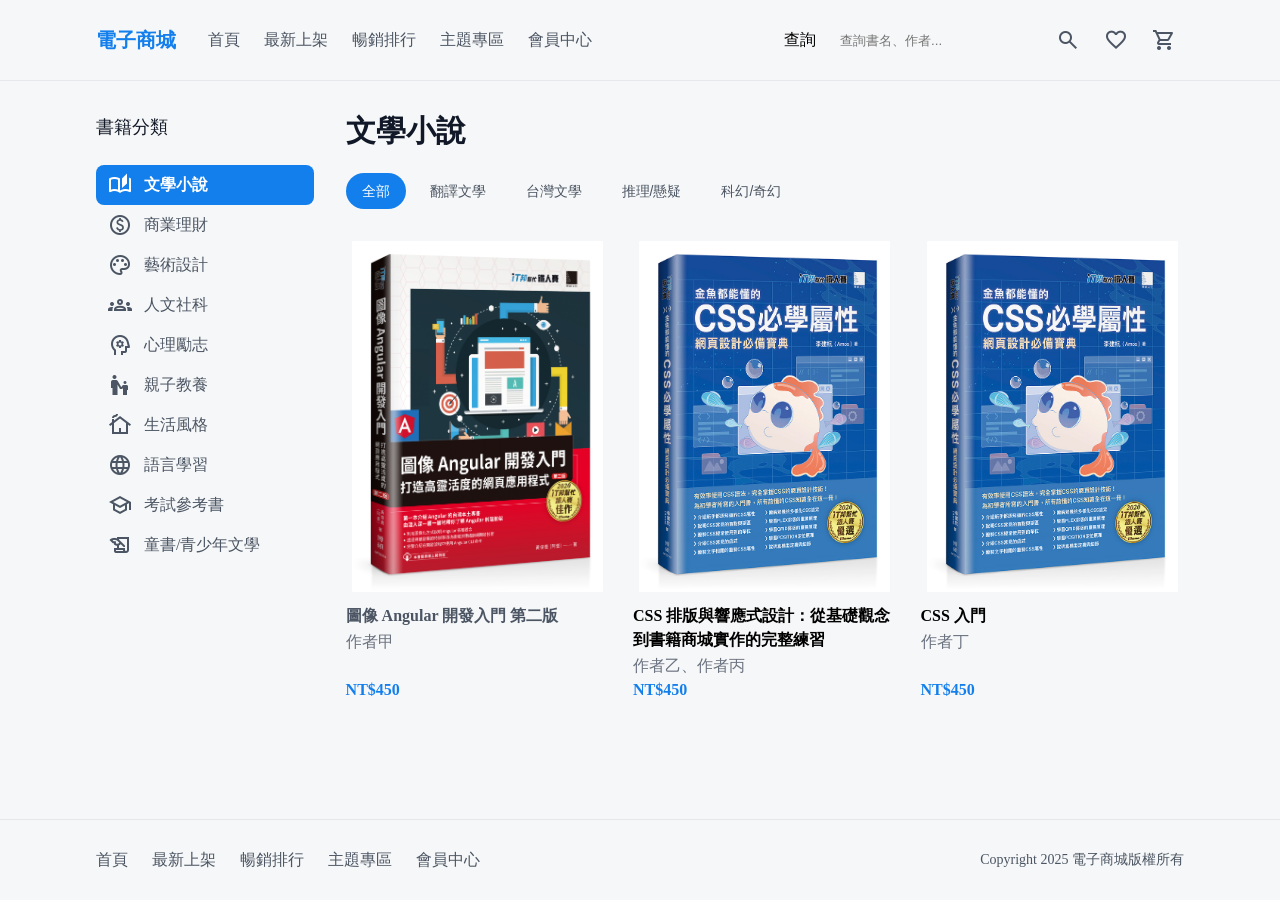
<file: src/index.html>
<!doctype html>
<html lang="zh-Hant">
  <head>
    <meta charset="UTF-8" />
    <meta name="viewport" content="width=device-width, initial-scale=1.0" />
    <title>電子商城</title>
    <link rel="stylesheet" href="style.min.css" />
    <link href="https://fonts.googleapis.com/css2?family=Material+Symbols+Outlined" rel="stylesheet" />
  </head>
  <body>
    <section>
      <header>
        <div class="container">
          <div class="header-inner">
            <div class="header-brand">
              <h3 class="site-title">電子商城</h3>
              <nav>
                <a href="#">首頁</a>
                <a href="#">最新上架</a>
                <a href="#">暢銷排行</a>
                <a href="#">主題專區</a>
                <a href="#">會員中心</a>
              </nav>
            </div>
            <div class="header-actions">
              <label for="book-search">查詢</label>
              <div class="search">
                <input id="book-search" placeholder="查詢書名、作者..." />
                <button type="button" aria-label="搜尋">
                  <span class="material-symbols-outlined" aria-hidden="true">search</span>
                </button>
              </div>
              <button type="button" aria-label="我的最愛">
                <span class="material-symbols-outlined" aria-hidden="true">favorite</span>
              </button>
              <button type="button" aria-label="購物車">
                <span class="material-symbols-outlined" aria-hidden="true">shopping_cart</span>
              </button>
            </div>
          </div>
        </div>
      </header>
      <div class="main">
        <div class="container">
          <div class="content-layout">
            <aside class="category-sidebar">
              <h2 id="category-title">書籍分類</h2>
              <nav class="category-nav" aria-labelledby="category-title">
                <a href="#" class="active" aria-current="true">
                  <span class="material-symbols-outlined" aria-hidden="true">auto_stories</span>
                  <span>文學小說</span>
                </a>
                <a href="#">
                  <span class="material-symbols-outlined" aria-hidden="true">paid</span>
                  <span>商業理財</span>
                </a>
                <a href="#">
                  <span class="material-symbols-outlined" aria-hidden="true">palette</span>
                  <span>藝術設計</span>
                </a>
                <a href="#">
                  <span class="material-symbols-outlined" aria-hidden="true">groups</span>
                  <span>人文社科</span>
                </a>
                <a href="#">
                  <span class="material-symbols-outlined" aria-hidden="true">psychology</span>
                  <span>心理勵志</span>
                </a>
                <a href="#">
                  <span class="material-symbols-outlined" aria-hidden="true">escalator_warning</span>
                  <span>親子教養</span>
                </a>
                <a href="#">
                  <span class="material-symbols-outlined" aria-hidden="true">cottage</span>
                  <span>生活風格</span>
                </a>
                <a href="#">
                  <span class="material-symbols-outlined" aria-hidden="true">language</span>
                  <span>語言學習</span>
                </a>
                <a href="#">
                  <span class="material-symbols-outlined" aria-hidden="true">school</span>
                  <span>考試參考書</span>
                </a>
                <a href="#">
                  <span class="material-symbols-outlined" aria-hidden="true">history_edu</span>
                  <span>童書/青少年文學</span>
                </a>
              </nav>
            </aside>
            <main class="book-main">
              <h1>文學小說</h1>
              <div class="mobile-tools">
                <label for="mobile-search">書名或作者</label>
                <input id="mobile-search" type="search" placeholder="輸入書名或作者" />
                <details>
                  <summary>書籍分類</summary>
                  <nav aria-label="手機書籍分類">
                    <a href="#" aria-current="true">文學小說</a>
                    <a href="#">商業理財</a>
                    <a href="#">藝術設計</a>
                    <a href="#">人文社科</a>
                    <a href="#">心理勵志</a>
                    <a href="#">親子教養</a>
                    <a href="#">生活風格</a>
                    <a href="#">語言學習</a>
                    <a href="#">考試參考書</a>
                    <a href="#">童書/青少年文學</a>
                  </nav>
                </details>
              </div>
              <div class="tag">
                <button type="button" class="selected">全部</button>
                <button type="button">翻譯文學</button>
                <button type="button">台灣文學</button>
                <button type="button">推理/懸疑</button>
                <button type="button">科幻/奇幻</button>
              </div>
              <div class="books">
                <div>
                  <img src="./assets/images/angular.jpg" alt="圖像 Angular 開發入門第二版封面" />
                  <h4><a href="./book.html">圖像 Angular 開發入門 第二版</a></h4>
                  <span>作者甲</span>
                  <span>NT$450</span>
                </div>
                <div>
                  <img src="./assets/images/css.jpg" alt="CSS 書籍封面" />
                  <h4>CSS 排版與響應式設計：從基礎觀念到書籍商城實作的完整練習</h4>
                  <span>作者乙、作者丙</span>
                  <span>NT$450</span>
                </div>
                <div>
                  <img src="./assets/images/css.jpg" alt="CSS 書籍封面" />
                  <h4>CSS 入門</h4>
                  <span>作者丁</span>
                  <span>NT$450</span>
                </div>
              </div>
            </main>
          </div>
        </div>
      </div>
      <footer>
        <div class="container">
          <div class="footer-inner">
            <nav class="footer-nav" aria-label="頁尾導覽">
              <a href="#">首頁</a>
              <a href="#">最新上架</a>
              <a href="#">暢銷排行</a>
              <a href="#">主題專區</a>
              <a href="#">會員中心</a>
            </nav>
            <p>Copyright 2025 電子商城版權所有</p>
          </div>
        </div>
      </footer>
    </section>
  </body>
</html>
</file>
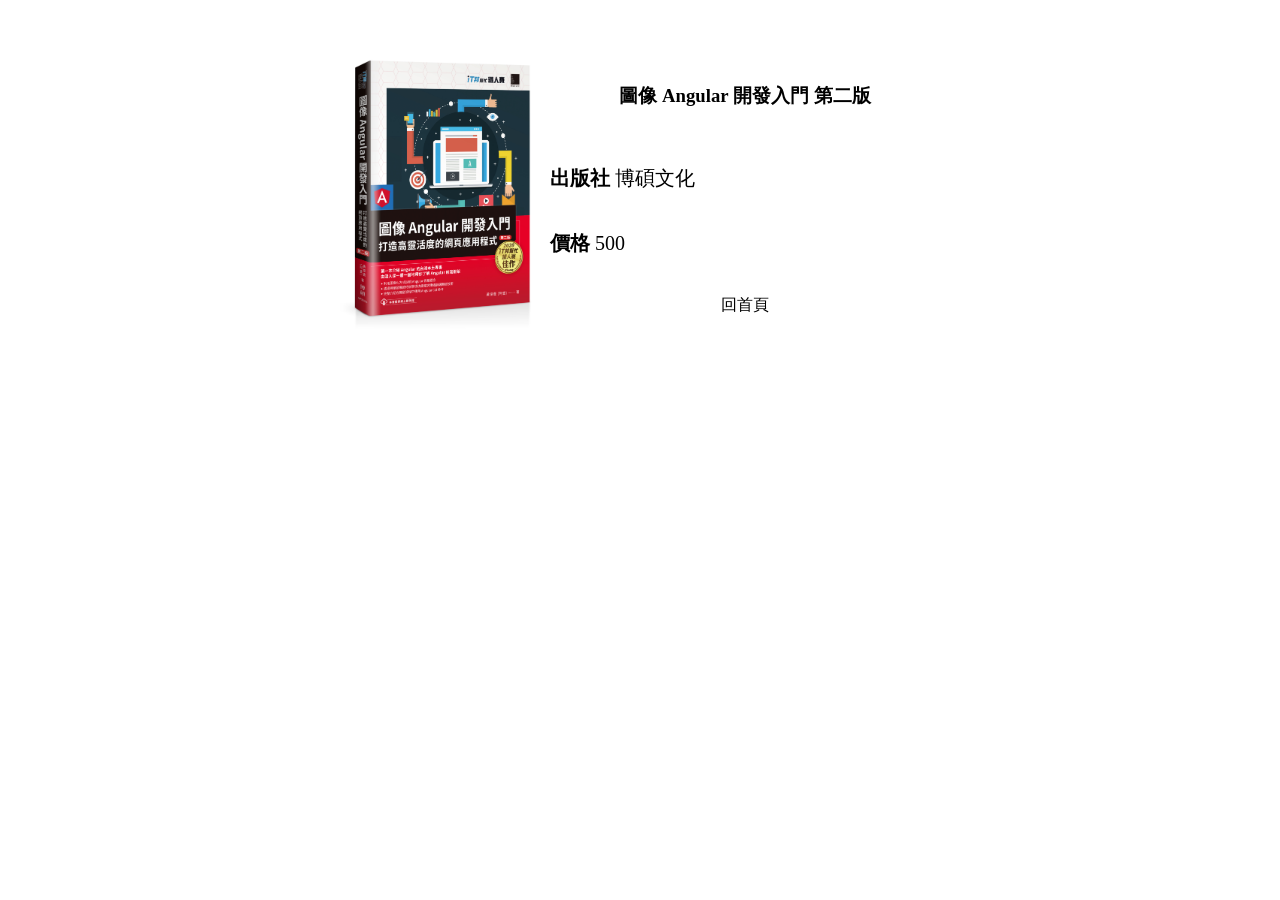
<file: src/angular.html>
<!doctype html>
<html lang="en">
  <head>
    <meta charset="UTF-8" />
    <meta name="viewport" content="width=device-width, initial-scale=1.0" />
    <title>圖像 Angular 開發入門 第二版</title>
    <link rel="stylesheet" href="angular.css" />
  </head>
  <body>
    <section class="container">
      <img src="./assets/images/angular.jpg" alt="" />
      <h3>圖像 Angular 開發入門 第二版</h3>
      <div class="column">
        <strong>出版社</strong>
        <span>博碩文化</span>
      </div>
      <div class="column">
        <strong>價格</strong>
        <span>500</span>
      </div>
      <div class="toolbar">
        <a href="./index.html">回首頁</a>
      </div>
    </section>
  </body>
</html>
</file>
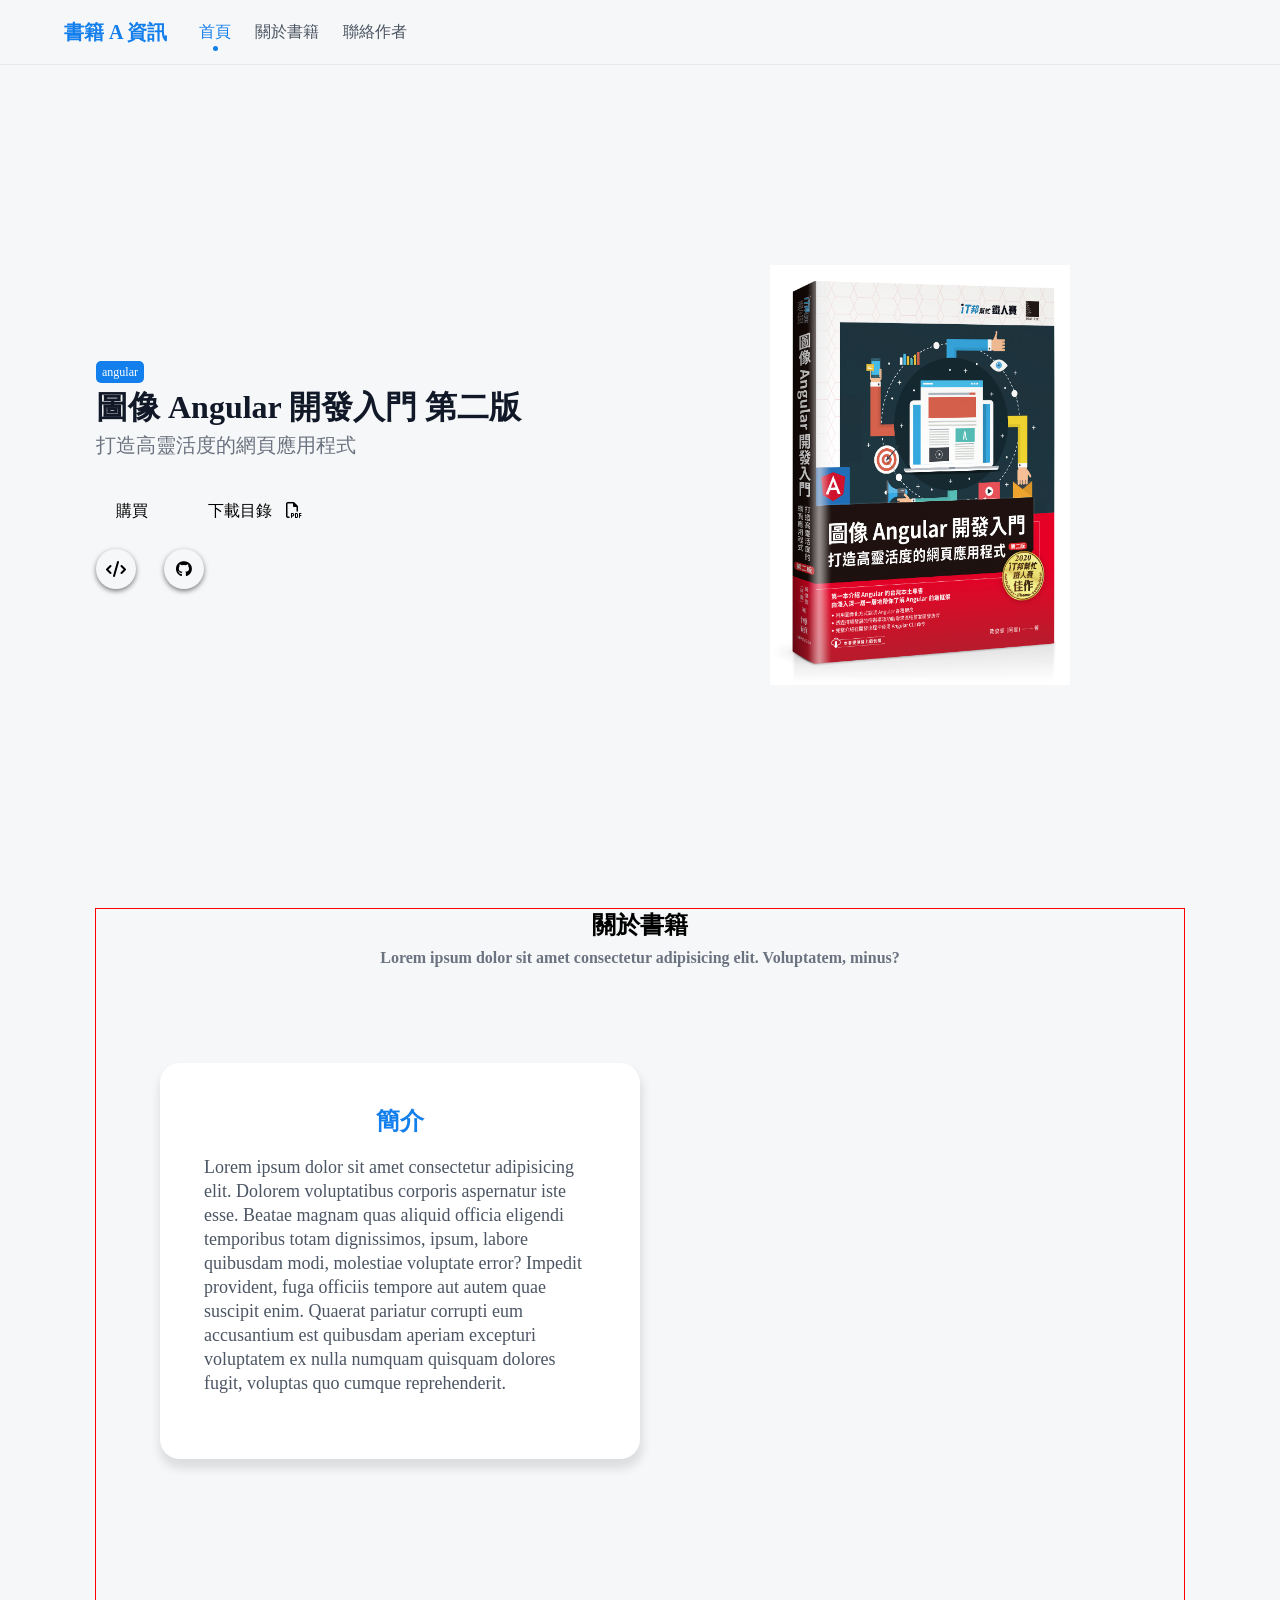
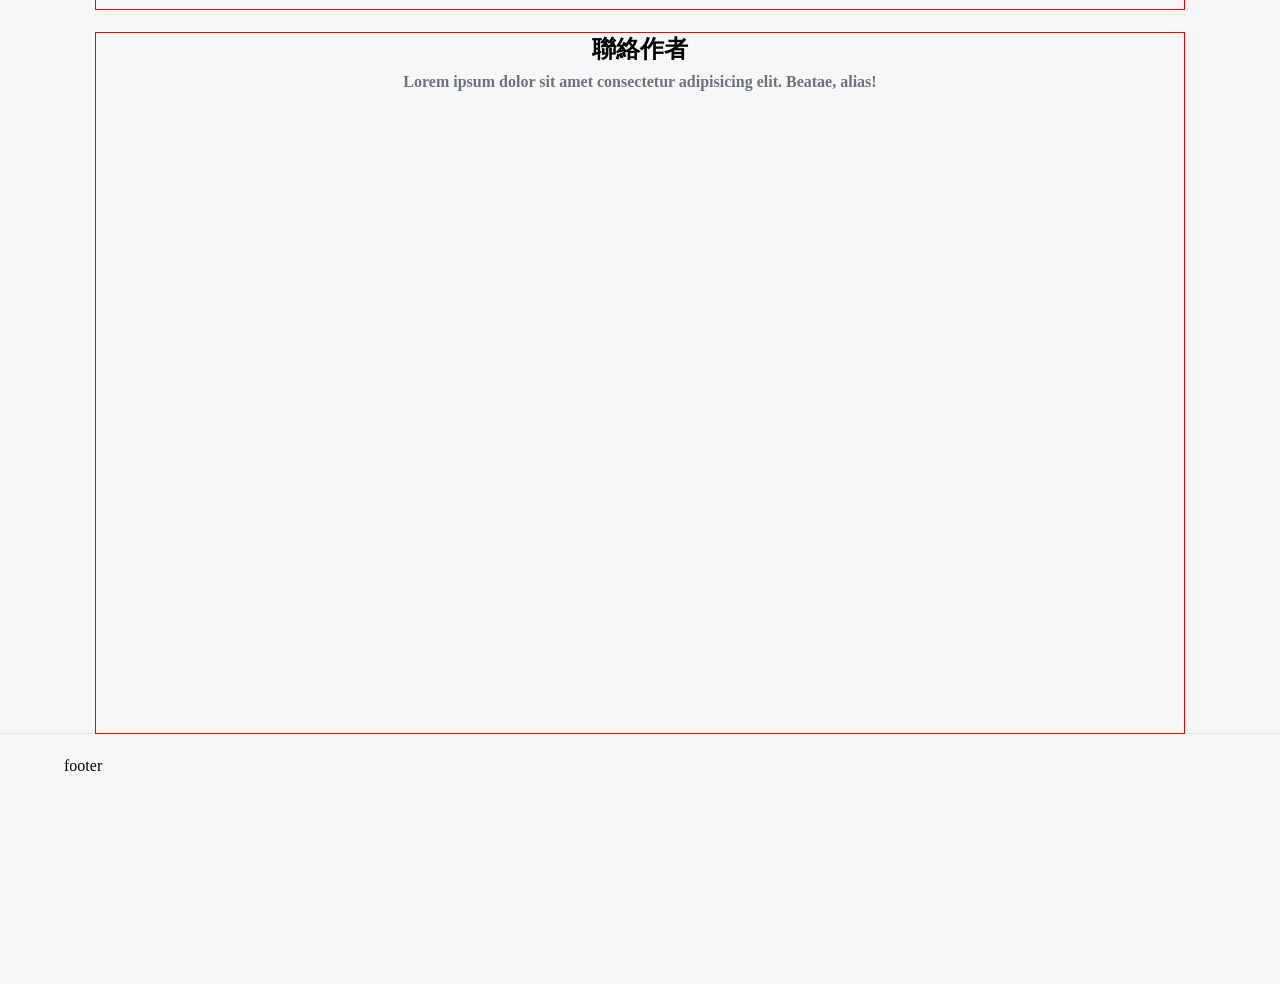
<file: src/book.html>
<!doctype html>
<html lang="zh-Hant">
  <head>
    <meta charset="UTF-8" />
    <meta name="viewport" content="width=device-width, initial-scale=1.0" />
    <title>書籍 A 資訊</title>
    <link rel="stylesheet" href="book.min.css" />
    <link rel="stylesheet" href="https://cdnjs.cloudflare.com/ajax/libs/font-awesome/6.6.0/css/all.min.css" />
  </head>
  <body>
    <section>
      <header>
        <div class="container">
          <div>
            <strong class="book-brand">書籍 A 資訊</strong>
            <nav aria-label="書籍頁導覽">
              <a href="#home" class="active">首頁</a>
              <a href="#book">關於書籍</a>
              <a href="#contact">聯絡作者</a>
            </nav>
          </div>
        </div>
      </header>
      <main class="wrapper">
        <div id="home" class="home">
          <div class="text">
            <span>angular</span>
            <h3>圖像 Angular 開發入門 第二版</h3>
            <strong>打造高靈活度的網頁應用程式</strong>
            <div class="button">
              <button type="button">購買</button>
              <button type="button">下載目錄 <i class="fa-regular fa-file-pdf"></i></button>
            </div>
            <div class="icons">
              <div class="icon"><i class="fa-solid fa-code"></i></div>
              <div class="icon"><i class="fa-brands fa-github"></i></div>
            </div>
          </div>
          <div class="image">
            <img src="./assets/images/angular.jpg" alt="" srcset="" />
          </div>
        </div>
        <div id="book" class="page">
          <div class="title">
            <h2>關於書籍</h2>
            <strong>Lorem ipsum dolor sit amet consectetur adipisicing elit. Voluptatem, minus?</strong>
          </div>
          <div class="content">
            <div class="introduce">
              <div class="card">
                <h3>簡介</h3>
                <div>
                  Lorem ipsum dolor sit amet consectetur adipisicing elit. Dolorem voluptatibus corporis aspernatur iste esse. Beatae magnam
                  quas aliquid officia eligendi temporibus totam dignissimos, ipsum, labore quibusdam modi, molestiae voluptate error?
                  Impedit provident, fuga officiis tempore aut autem quae suscipit enim. Quaerat pariatur corrupti eum accusantium est
                  quibusdam aperiam excepturi voluptatem ex nulla numquam quisquam dolores fugit, voluptas quo cumque reprehenderit.
                </div>
              </div>
            </div>
            <div class="skills"></div>
          </div>
        </div>
        <div id="contact" class="page">
          <div class="title">
            <h2>聯絡作者</h2>
            <strong>Lorem ipsum dolor sit amet consectetur adipisicing elit. Beatae, alias!</strong>
          </div>
        </div>
      </main>
      <footer>
        <div class="container">
          <div>footer</div>
        </div>
      </footer>
    </section>
    <script src="./main.js"></script>
  </body>
</html>
</file>
<file: src/angular.css>
section.container {
  margin: 0px auto;
  margin-top: 50px;
  width: 600px;
  display: grid;
  grid-template-columns: 200px 1fr;
  gap: 10px;
}

img {
  width: 100%;
  grid-row: 1 / 5;
}

h3,
div.toolbar {
  text-align: center;
  align-self: center;
}

div.column {
  font-size: 20px;
  align-self: center;
}

a,
a:active,
a:hover,
a:focus {
  color: black;
  text-decoration: none;
}
</file>
<file: src/style.min.css>
:root{--search-bar-display: flex;--aside-display: block;--book-min-width: 256px;--container-padding-left: 2rem;--container-padding-right: 2rem;--nav-display: flex}@media(max-width: 1024px){:root{--search-bar-display: none;--aside-display: none;--book-min-width: 200px}}@media(max-width: 640px){:root{--container-padding-left: 1.5rem;--container-padding-right: 1.5rem;--nav-display: none}}section{display:flex;flex-direction:column;min-height:100vh}section>.main{flex-grow:1}.container{width:100%;max-width:90vw;box-sizing:border-box;margin:0 auto;padding-left:var(--container-padding-left);padding-right:var(--container-padding-right)}a{color:var(--text-color);text-decoration:none}a:hover{color:var(--primary-color)}a:focus-visible{outline:2px solid var(--primary-color);outline-offset:3px}header{border-bottom:solid 1px #e5e7eb;background-color:var(--background-color);position:sticky;top:0;z-index:50}header .header-inner{min-height:4rem;height:auto;flex-wrap:wrap;gap:.5rem 1rem;padding-block:.5rem;display:flex;justify-content:space-between;align-items:center}header .header-inner .site-title{margin:0px;font-size:1.25rem;font-weight:700;line-height:1.75rem;color:var(--primary-color)}header .header-inner .header-brand,header .header-inner .header-actions{display:flex;align-items:center}header .header-inner .header-brand.header-brand,header .header-inner .header-actions.header-brand{min-width:0;flex-wrap:wrap;gap:.5rem 2rem}header .header-inner .header-brand.header-actions,header .header-inner .header-actions.header-actions{gap:.5rem}header .header-inner nav{display:var(--nav-display);flex-wrap:wrap;gap:1.5rem}header .header-inner label[for=book-search]{display:var(--search-bar-display)}header .header-inner div.search{display:var(--search-bar-display);align-items:stretch;gap:0}header .header-inner div.search input{border-top-left-radius:1rem;border-bottom-left-radius:1rem;width:200px;padding:1rem .5rem 1rem 1rem;border:none;background-color:var(--gray-color-100)}header .header-inner div.search button{border-top-right-radius:1rem;border-bottom-right-radius:1rem;padding:.5rem;border:none;cursor:pointer;background-color:var(--gray-color-100)}header .header-inner .search input:focus-visible,header .header-inner button:focus-visible{outline:2px solid var(--primary-color);outline-offset:3px}header .header-inner button{background-color:rgba(0,0,0,0);padding:.5rem;border:none;cursor:pointer;color:var(--text-color);display:inline-flex;align-items:center;justify-content:center}header .material-symbols-outlined{font-size:1.5rem;line-height:1}.content-layout{display:flex;align-items:flex-start;gap:2rem;padding-block:2rem}.category-sidebar{display:var(--aside-display);width:20%;flex-shrink:0;position:sticky;top:6rem}.category-sidebar h2{margin:0;font-size:1.125rem;font-weight:500;line-height:1.75rem;color:var(--header-color)}.category-sidebar .category-nav{margin-block:1.5rem}.category-sidebar .category-nav a{display:flex;align-items:center;gap:.75rem;padding:.5rem .75rem;border-radius:.5rem;overflow-wrap:anywhere}.category-sidebar .category-nav a:hover{background-color:var(--gray-color-100);color:var(--primary-color)}.category-sidebar .category-nav a.active{background-color:var(--primary-color);color:#fff;font-weight:700}.category-sidebar .category-nav .material-symbols-outlined{flex-shrink:0;font-size:1.5rem;line-height:1}.book-main{flex:1 1 0%;min-width:0;overflow-wrap:anywhere}.book-main h1{margin:0 0 1.5rem;font-size:1.875rem;font-weight:600;line-height:2.25rem;color:var(--header-color)}.book-main .tag{display:flex;flex-wrap:wrap;gap:.5rem;margin-bottom:2rem}.book-main .tag button{padding:.5rem 1rem;border:0;border-radius:1.5rem;font-size:.875rem;font-weight:500;line-height:1.25rem;color:var(--text-color);background-color:var(--gray-color-100);cursor:pointer}.book-main .tag button:focus-visible{outline:2px solid var(--primary-color);outline-offset:3px}.book-main .tag button.selected{background-color:var(--primary-color);color:#fff}.book-main .books{display:grid;grid-template-columns:repeat(auto-fill, minmax(min(100%, var(--book-min-width)), 1fr));gap:2.5rem 1.5rem}.book-main .books>div{display:flex;flex-direction:column;gap:.25rem;min-width:0;overflow-wrap:anywhere}.book-main .books>div img{display:block;width:100%;border-radius:.5rem;aspect-ratio:3/4;-o-object-fit:contain;object-fit:contain;background:var(--gray-color-100)}.book-main .books>div h4{margin:.5rem 0 0;font-size:1rem;font-weight:600;line-height:1.5rem}.book-main .books>div h4 a:hover{color:var(--primary-color)}.book-main .books>div h4 a:focus-visible{outline:2px solid var(--primary-color);outline-offset:3px}.book-main .books>div span:first-of-type{color:var(--gray-color-500)}.book-main .books>div span:last-of-type{color:var(--primary-color);font-weight:700;margin-top:auto}.mobile-tools{display:none}@media(max-width: 1024px){.mobile-tools{display:grid;gap:.75rem;margin-bottom:1.5rem}.mobile-tools input{width:100%;min-width:0;box-sizing:border-box;padding:.75rem}.mobile-tools summary{cursor:pointer;padding-block:.5rem}.mobile-tools nav{display:grid;gap:.5rem}}.mobile-tools :focus-visible{outline:2px solid var(--primary-color);outline-offset:3px}footer{border-top:1px solid var(--border-color)}footer .footer-inner{display:flex;flex-wrap:wrap;justify-content:space-between;align-items:center;gap:1rem 1.5rem;padding-block:1rem}footer .footer-nav{display:var(--nav-display);flex-wrap:wrap;gap:.75rem 1.5rem}footer p{color:var(--text-color);font-size:.875rem;font-weight:400;line-height:1.25rem}:root{--primary-color: #137fec;--second-color: #aa8e12;--white-color: #fff;--background-color: #f6f7f8;--text-color: #4b5563;--border-color: #e5e7eb;--gray-color-500: #6b7280;--header-color: #111827}html,body{margin:0;padding:0}body{background-color:var(--background-color)}/*# sourceMappingURL=style.min.css.map */
</file>
<file: src/book.min.css>
:root{--primary-color: #137fec;--second-color: #aa8e12;--white-color: #fff;--background-color: #f6f7f8;--text-color: #4b5563;--border-color: #e5e7eb;--gray-color-500: #6b7280;--header-color: #111827}:root{--search-bar-display: flex;--aside-display: block;--book-min-width: 256px;--container-padding-left: 2rem;--container-padding-right: 2rem;--nav-display: flex}@media(max-width: 1024px){:root{--search-bar-display: none;--aside-display: none;--book-min-width: 200px}}@media(max-width: 640px){:root{--container-padding-left: 1.5rem;--container-padding-right: 1.5rem;--nav-display: none}}header{border-bottom:solid 1px var(--border-color);background-color:var(--background-color);position:sticky;top:0;z-index:50}header div.container>div{gap:2rem}header .book-brand{margin:0px;font-size:1.25rem;font-weight:700;line-height:1.75rem;color:var(--primary-color)}header nav{display:var(--nav-display);gap:1.5rem}header nav .active{position:relative;color:var(--primary-color)}header nav .active::after{content:"";width:5px;height:5px;background-color:var(--primary-color);border-radius:50%;position:absolute;left:calc(50% - 2.5px);bottom:-8px}section{width:100%}section div.container{max-width:90vw;margin:0px auto;padding-left:var(--container-padding-left);padding-right:var(--container-padding-right)}section div.container>div{width:100%;height:4rem;display:flex;align-items:center}section a{color:var(--text-color);text-decoration:inherit}section a:hover{color:var(--primary-color)}section main.wrapper{box-sizing:border-box;width:100%;max-width:90vw;margin:0 auto;padding-left:var(--container-padding-left);padding-right:var(--container-padding-right)}section main.wrapper>div[id]{scroll-margin-top:var(--book-header-offset)}section main.wrapper>div.home{min-height:calc(100vh - var(--book-header-offset, 5rem))}section main.wrapper>div.page{outline:solid 1px red;min-height:700px}section main.wrapper>div.page div.title{margin-top:1.5rem;margin-bottom:6rem;text-align:center}section main.wrapper>div.page div.title h2{margin:0;margin-bottom:.5rem}section main.wrapper>div.page div.title strong{color:var(--gray-color-500)}footer{border-top:1px solid var(--border-color);height:250px}div.home{display:flex;justify-content:space-between;gap:2rem}div.home>div{flex:1 1 0%;min-width:0;width:auto}div.home>div.text{display:flex;flex-direction:column;justify-content:center;overflow-wrap:anywhere}div.home>div.text .book-title{line-height:1.3}div.home>div.text>span{align-self:flex-start;background-color:var(--primary-color);color:var(--white-color);padding:3px 6px;font-size:.75rem;font-weight:400;line-height:1rem;border-radius:5px}div.home>div.text h3{margin:0;font-size:2rem;font-weight:700;line-height:3rem;color:var(--header-color)}div.home>div.text strong{font-size:1.25rem;font-weight:400;line-height:1.75rem;margin-bottom:30px;color:var(--gray-color-500)}div.home>div.text div.button{display:flex;flex-wrap:wrap;gap:1.25rem}div.home>div.text div.button button{font-size:1rem;font-weight:500;line-height:1.25rem;padding:.75rem 1.25rem;background-color:var(--gray-color-100);border:none;border-radius:10px;cursor:pointer}div.home>div.text div.button button:hover{background-color:var(--second-color);color:var(--white-color)}div.home>div.text div.button button>i{margin-left:10px}div.home>div.text div.icons{margin-top:1rem;display:flex;gap:1.75rem}div.home>div.text div.icons .icon{display:flex;justify-content:center;align-items:center;width:40px;height:40px;border-radius:50%;box-shadow:0px 2px 5px 0px rgba(0,0,0,.5);cursor:pointer}div.home>div.image{display:flex;justify-content:center;align-items:center}div.home>div.image img{display:block;width:min(100%,var(--home-image-width, 300px));height:auto}div.content{display:flex;justify-content:space-between;gap:50px}div.introduce{width:50%}div.introduce div.card{display:flex;flex-direction:column;justify-content:center;align-items:center;margin-left:4rem;padding:1.5rem 1.25rem 4rem;background-color:var(--white-color);border-radius:20px;box-shadow:1px 8px 10px 2px rgba(0,0,0,.1)}div.introduce div.card h3{margin-bottom:1.5rem;font-size:1.5rem;font-weight:600;line-height:1.25rem;color:var(--primary-color)}div.introduce div.card>div{padding-inline:1.5rem;font-size:1.125rem;font-weight:400;line-height:1.5rem;color:var(--text-color)}html,body{margin:0;padding:0}html{--book-header-offset: 5rem;scroll-behavior:smooth}body{background-color:var(--background-color)}@media(prefers-reduced-motion: reduce){html{scroll-behavior:auto}}/*# sourceMappingURL=book.min.css.map */
</file>
